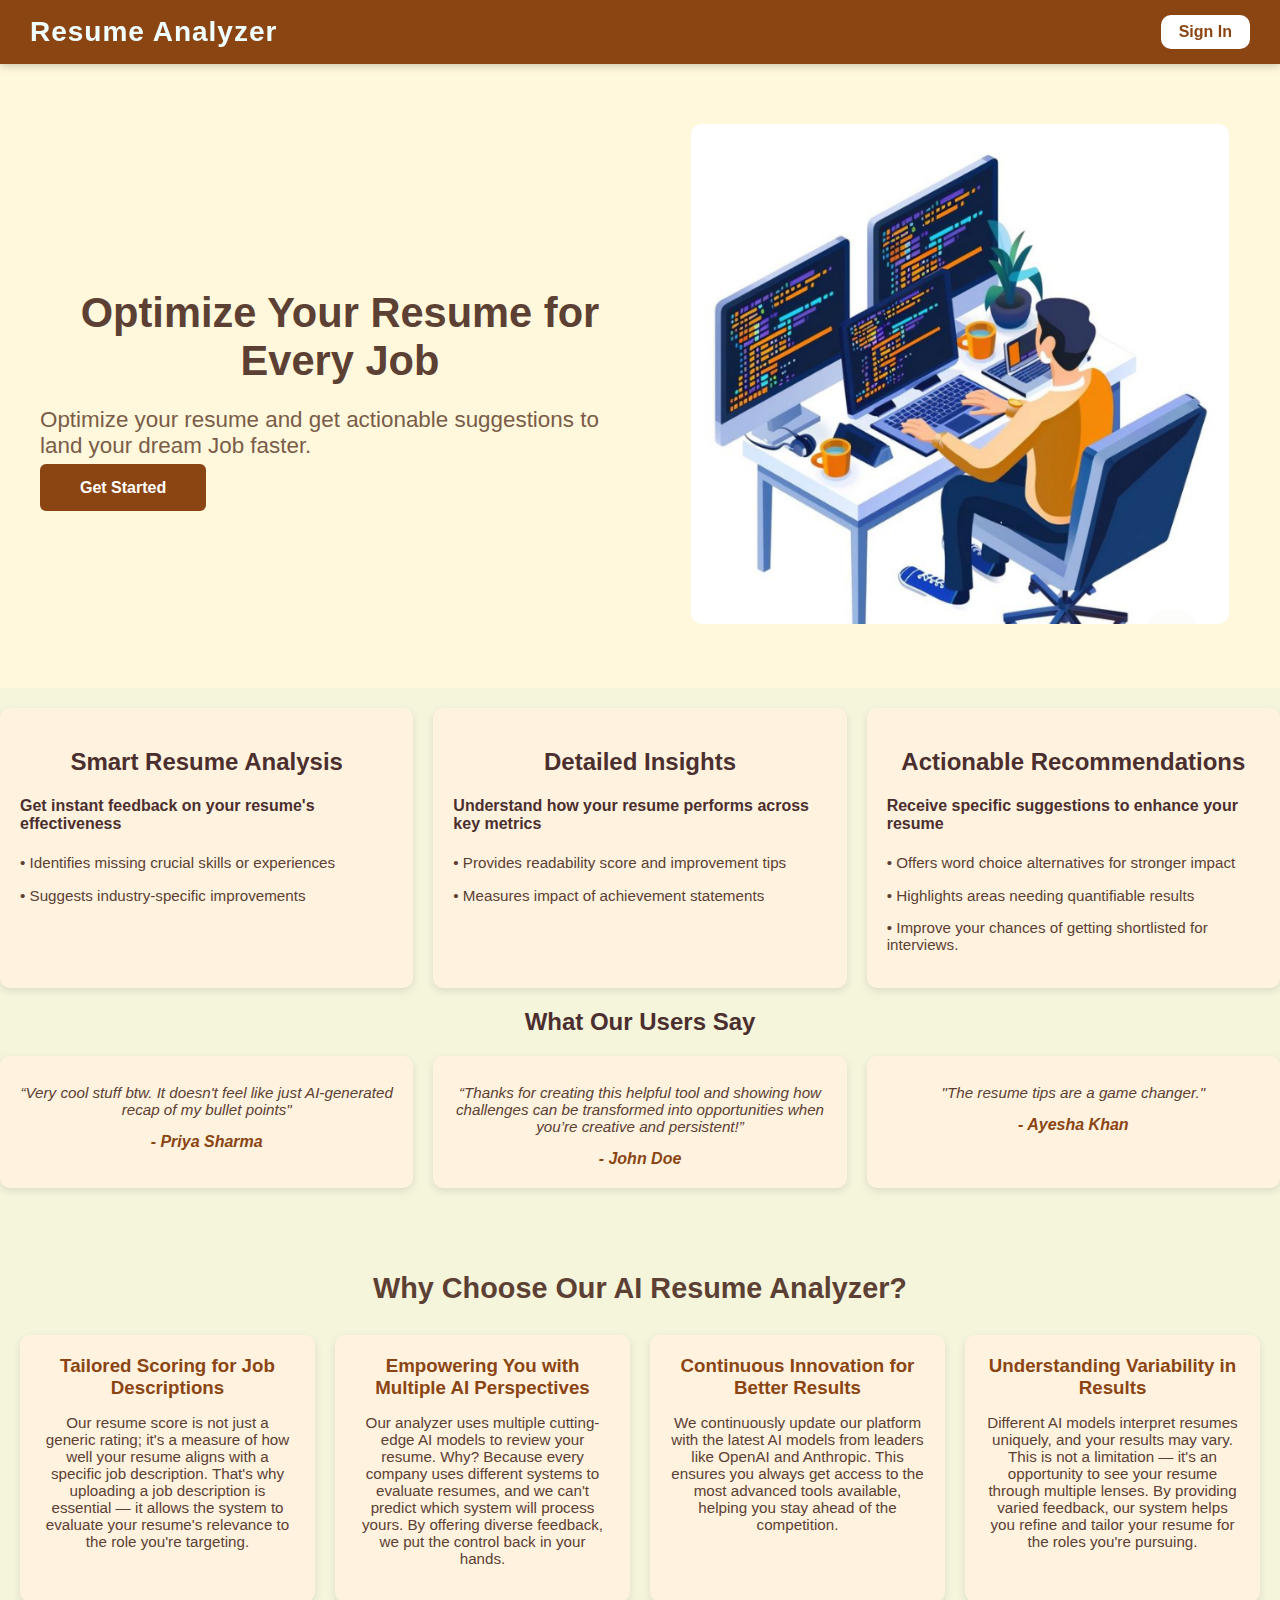
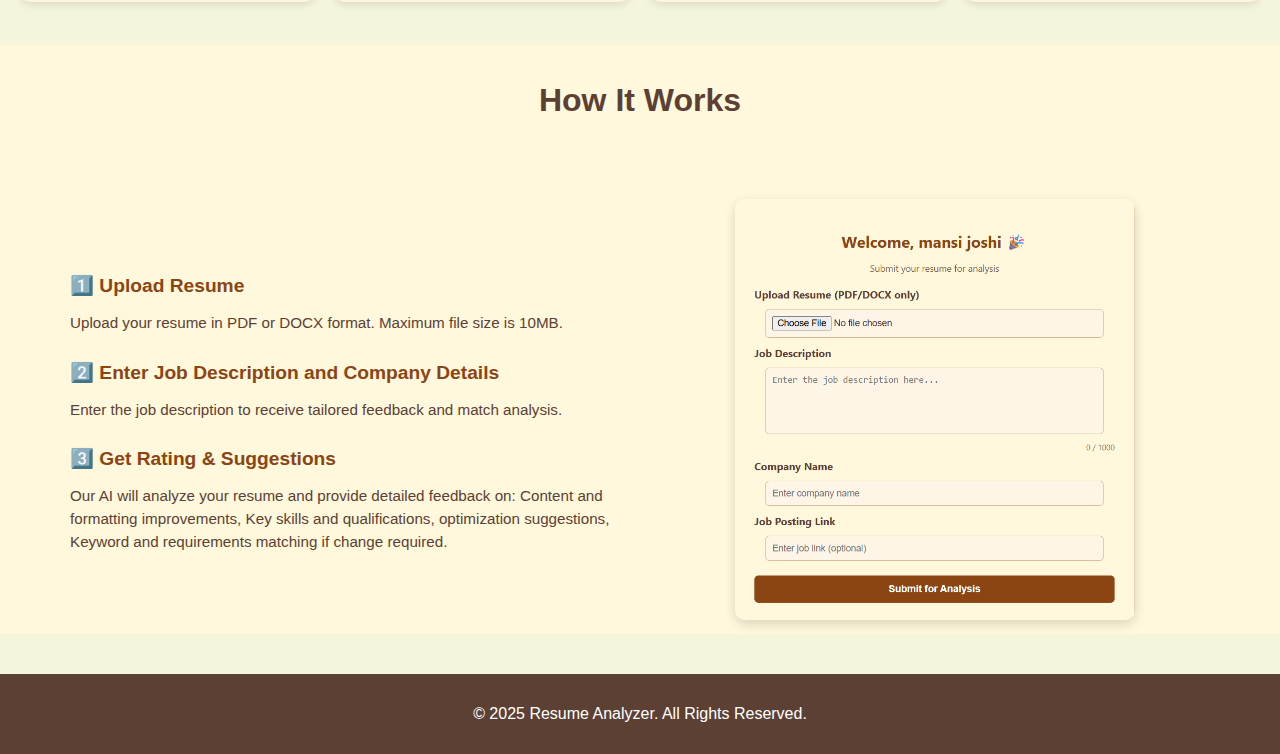
<file: index.html>
<!DOCTYPE html>
<html lang="en">
<head>
    <meta charset="UTF-8">
    <meta name="viewport" content="width=device-width, initial-scale=1.0">
    <title>Resume Analyzer</title>
    <link rel="stylesheet" href="style/style.css">
</head>
<body>
<!-- Navigation -->
<header>
    <nav class="navbar">
        <div class="logo"><h1>Resume Analyzer</h1></div>
        <div class="nav-links">
            <a href="Login.html" class="btn">Sign In</a>
        </div>
    </nav>
</header>

<!-- Hero Section -->
<main>
<section class="hero">
    <div class="hero-content">
        <h2>Optimize Your Resume for Every Job</h2>
        <p>Optimize your resume and get actionable suggestions to land your dream Job faster.</p>
        <a href="Login.html" class="btn large">Get Started</a>
    </div>
    <div class="hero-image">
        <img src="assets/image.png" alt="">
    </div>
</section>

<!-- Benefits Section -->
<section class="benefits">
    <div class="cards">
        <div class="card">
            <h2>Smart Resume Analysis</h2>
            <h4>Get instant feedback on your resume's effectiveness</h4>
            <p>• Identifies missing crucial skills or experiences</p>
            <p>• Suggests industry-specific improvements</p>
        </div>
        <div class="card">
            <h2>Detailed Insights</h2>
            <h4>Understand how your resume performs across key metrics</h4>
            <p>• Provides readability score and improvement tips</p>
            <p>• Measures impact of achievement statements</p>
        </div>
        <div class="card">
            <h2>Actionable Recommendations</h2>
            <h4>Receive specific suggestions to enhance your resume</h4>
            <p>• Offers word choice alternatives for stronger impact</p>
            <p>• Highlights areas needing quantifiable results</p>
            <p>• Improve your chances of getting shortlisted for interviews.</p>
        </div>
    </div>
</section>

<!-- Feedback Section -->
<section class="feedback">
    <h2>What Our Users Say</h2>
    <div class="cards">
        <div class="card">
            <p>“Very cool stuff btw. It doesn't feel like just AI-generated recap of my bullet points"</p>
            <span>- Priya Sharma</span>
        </div>
        <div class="card">
            <p>“Thanks for creating this helpful tool and showing how challenges can be transformed into opportunities when you’re creative and persistent!”</p>
            <span>- John Doe</span>
        </div>
        <div class="card">
            <p>"The resume tips are a game changer."</p>
            <span>- Ayesha Khan</span>
        </div>
    </div>
</section>

<!-- Why Choose Us -->
<section class="why-us section">
    <h2>Why Choose Our AI Resume Analyzer?</h2>
    <div class="cards">
        <div class="card">
            <h3>Tailored Scoring for Job Descriptions</h3>
            <p>Our resume score is not just a generic rating; it's a measure of how well your resume aligns with a specific job description. That's why uploading a job description is essential — it allows the system to evaluate your resume's relevance to the role you're targeting.</p>
        </div>
        <div class="card">
            <h3>Empowering You with Multiple AI Perspectives</h3>
            <p>Our analyzer uses multiple cutting-edge AI models to review your resume. Why? Because every company uses different systems to evaluate resumes, and we can't predict which system will process yours. By offering diverse feedback, we put the control back in your hands.</p>
        </div>
        <div class="card">
            <h3>Continuous Innovation for Better Results</h3>
            <p>We continuously update our platform with the latest AI models from leaders like OpenAI and Anthropic. This ensures you always get access to the most advanced tools available, helping you stay ahead of the competition.</p>
        </div>
        <div class="card">
            <h3>Understanding Variability in Results</h3>
            <p>Different AI models interpret resumes uniquely, and your results may vary. This is not a limitation — it's an opportunity to see your resume through multiple lenses. By providing varied feedback, our system helps you refine and tailor your resume for the roles you're pursuing.</p>
        </div>
    </div>
</section>

<!-- How It Works -->
<section class="Working section">
    <h2>How It Works</h2>
    <div class="steps">
        <div class="step">
            <h4>1️⃣ Upload Resume</h4>
            <p>Upload your resume in PDF or DOCX format. Maximum file size is 10MB.</p>
        </div>
        <div class="step">
            <h4>2️⃣ Enter Job Description and Company Details</h4>
            <p>Enter the job description to receive tailored feedback and match analysis.</p>
        </div>
        <div class="step">
            <h4>3️⃣ Get Rating & Suggestions</h4>
            <p>Our AI will analyze your resume and provide detailed feedback on: Content and formatting improvements, Key skills and qualifications, optimization suggestions, Keyword and requirements matching if change required.</p>
        </div>
    </div>
    <div class="how-image">
        <img src="assets/working.png" alt="">
    </div>
</section>
</main>

<!-- Footer -->
<footer>
    <p>© 2025 Resume Analyzer. All Rights Reserved.</p>
</footer>
</body>
</html>
</file>
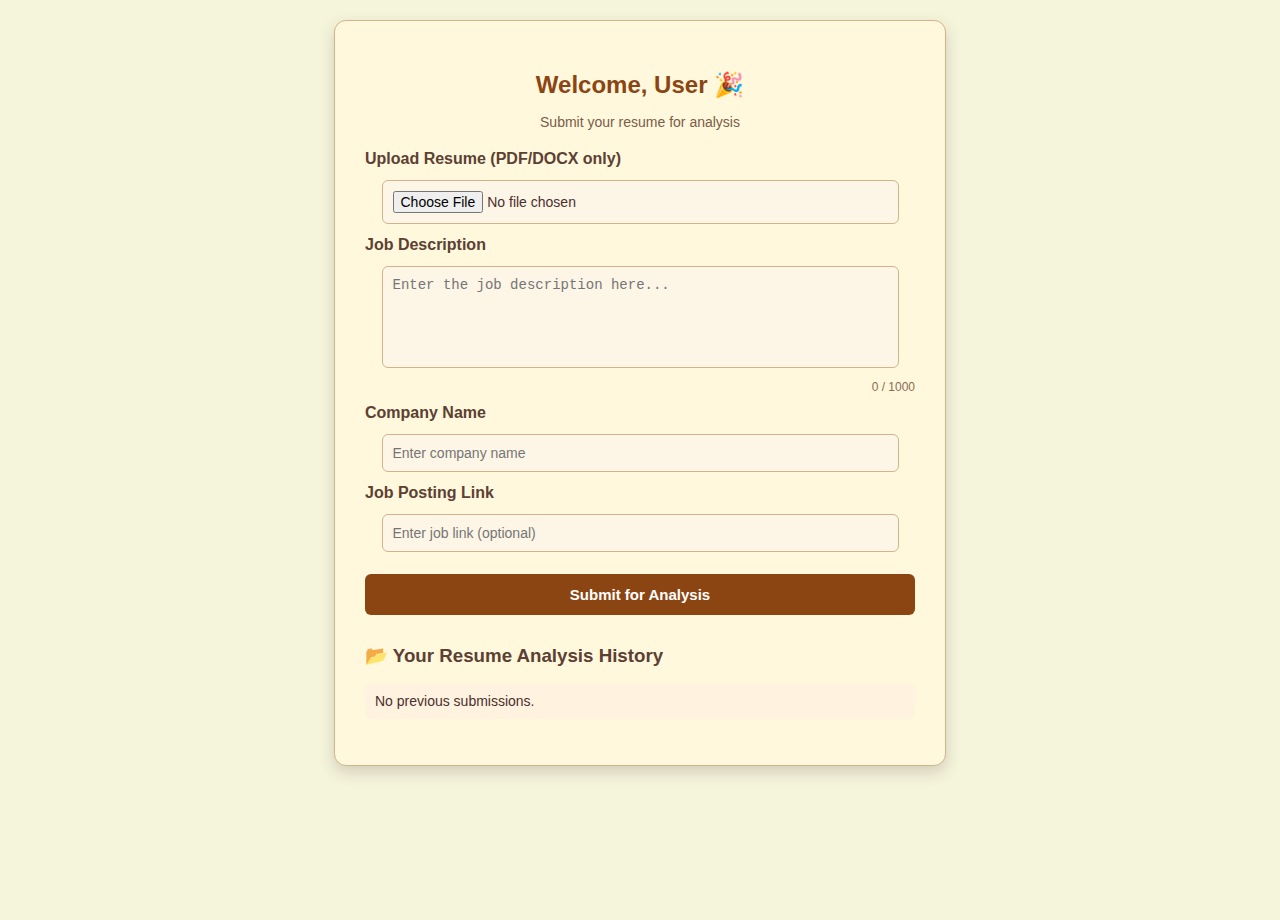
<file: dashboard.html>
<!DOCTYPE html>
<html lang="en">
<head>
    <meta charset="UTF-8">
    <title>User Dashboard</title>
    <link rel="stylesheet" href="style/style.css">
</head>
<body>
<div class="dashboard-container">
    <!-- Dynamic Welcome -->
    <h2 id="welcomeUser">Welcome!</h2>
    <p class="subtitle">Submit your resume for analysis</p>

    <!-- Resume Analyzer Form -->
    <form id="resumeForm" class="resume-form">
        <!-- Upload Resume -->
        <label for="resume">Upload Resume (PDF/DOCX only)</label>
        <input type="file" id="resume" accept=".pdf,.doc,.docx" required>

        <!-- Job Description -->
        <label for="jobDescription">Job Description</label>
        <textarea id="jobDescription" rows="5" maxlength="1000" placeholder="Enter the job description here..." required></textarea>
        <small id="charCount">0 / 1000</small>

        <!-- Company Name -->
        <label for="companyName">Company Name</label>
        <input type="text" id="companyName" placeholder="Enter company name" required>

        <!-- Job Link -->
        <label for="jobLink">Job Posting Link</label>
        <input type="url" id="jobLink" placeholder="Enter job link (optional)">

        <!-- Submit -->
        <button type="submit">Submit for Analysis</button>
    </form>
    <p id="dashboardMessage" class="message"></p>

    <!-- Resume History -->
    <div class="history-section">
        <h3>📂 Your Resume Analysis History</h3>
        <ul id="historyList">
            <li>No previous submissions.</li>
        </ul>
    </div>
</div>

<script src="script/script.js"></script>
</body>
</html>
</file>
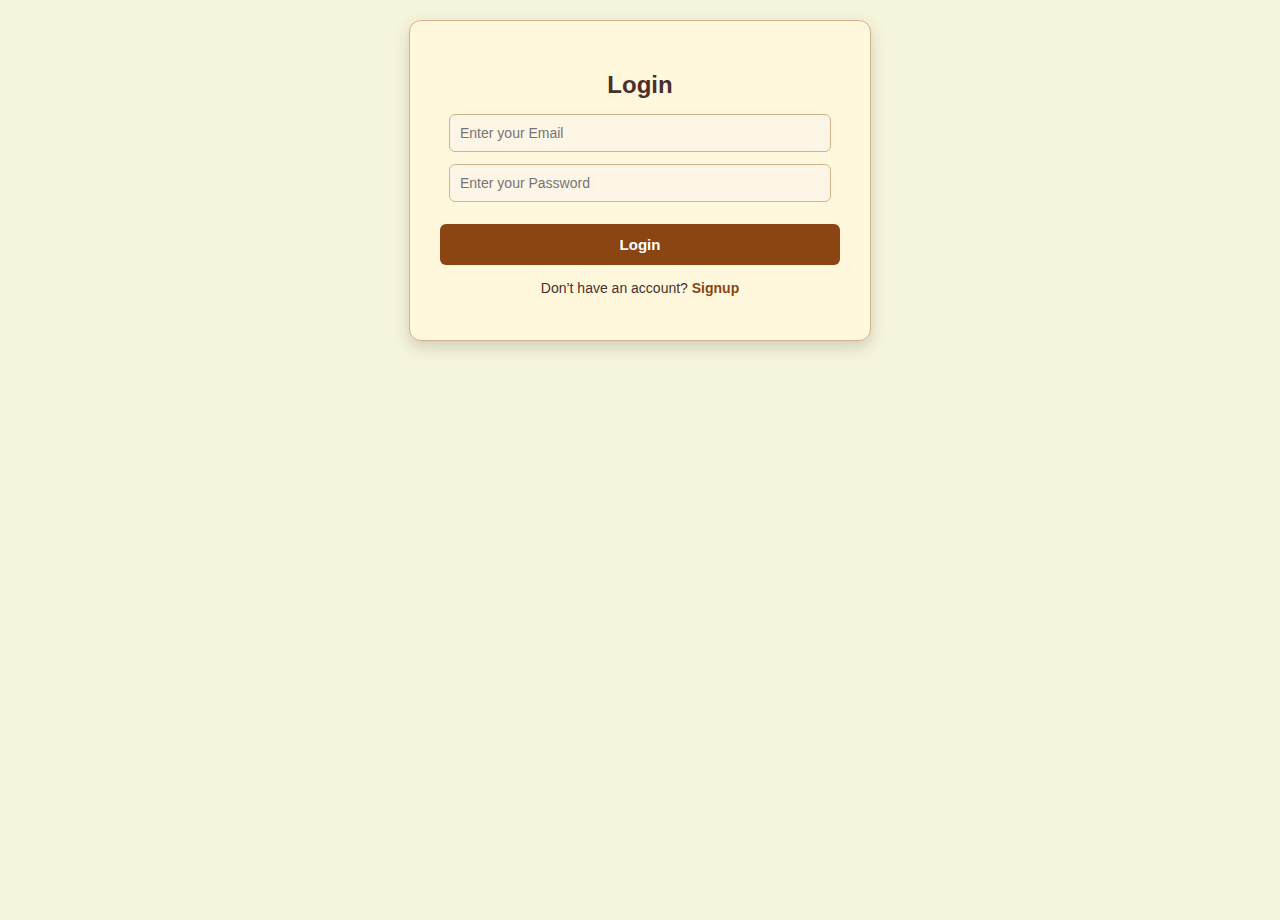
<file: Login.html>
<!DOCTYPE html>
<html lang="en">
<head>
    <meta charset="UTF-8">
    <meta name="viewport" content="width=device-width, initial-scale=1.0">
    <title>Resume Analyzer - Login</title>
    <link rel="stylesheet" href="style/style.css">
</head>
<body>
<div class="container">
    <h2>Login</h2>
    <form id="loginForm">
        <input type="email" id="email" placeholder="Enter your Email" required>

        <input type="password"
               id="password"
               placeholder="Enter your Password"
               required
               pattern="^(?=.*[a-z])(?=.*[A-Z])(?=.*\d)(?=.*[@$!%*?&])[A-Za-z\d@$!%*?&]{8,}$"
               title="Password must be at least 8 characters long, include uppercase, lowercase, a number, and a special character.">

        <button type="submit">Login</button>
    </form>

    <!-- ✅ Only one loginMessage element -->
    <p id="loginMessage" class="message"></p>
    <p>Don’t have an account? <a href="signup.html">Signup</a></p>
</div>

<script src="script/script.js"></script>
</body>
</html>
</file>
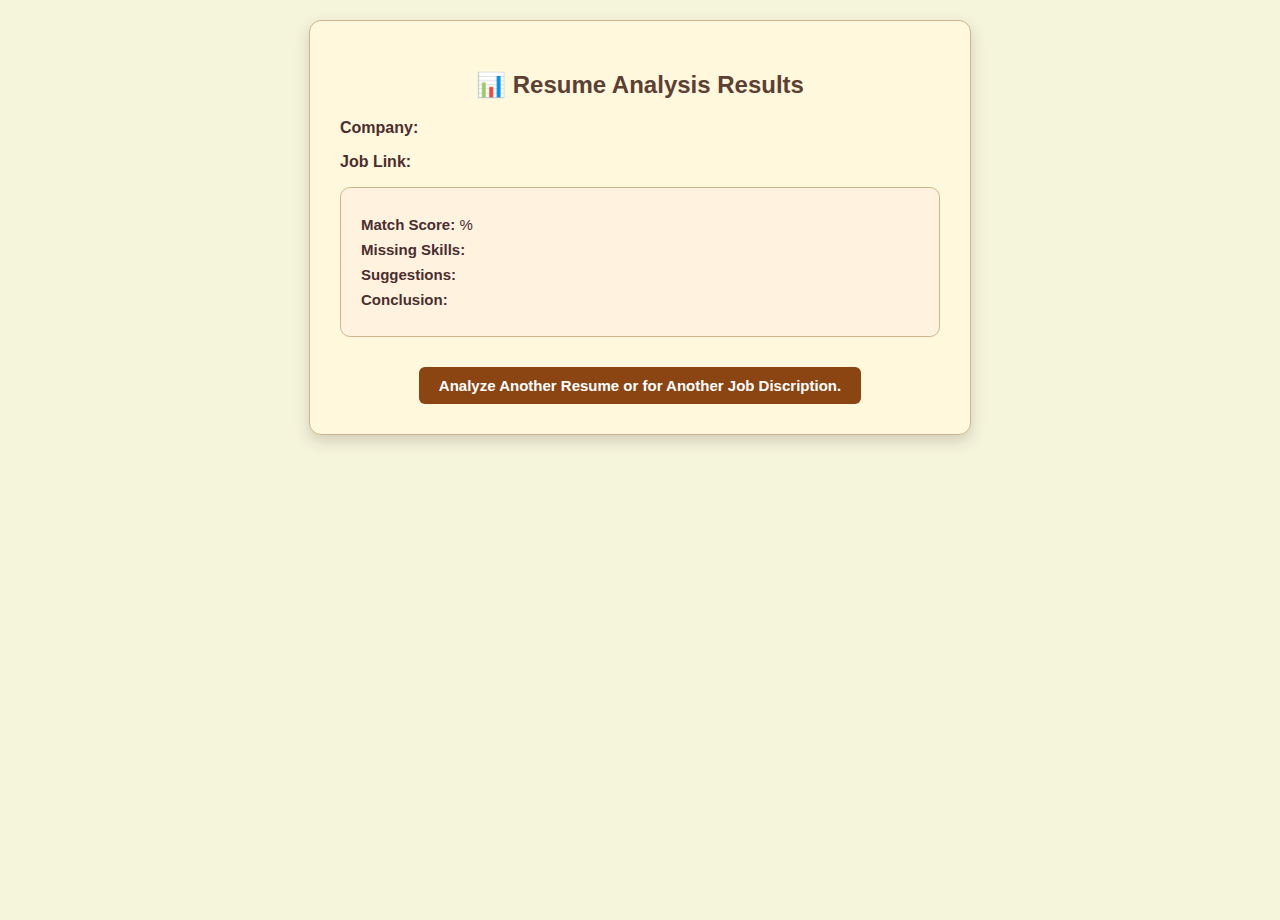
<file: Result.html>
<!DOCTYPE html>
<html lang="en">
<head>
    <meta charset="UTF-8">
    <title>Resume Analysis Results</title>
    <link rel="stylesheet" href="style/style.css">
</head>
<body>
<div class="results-container">
    <h2>📊 Resume Analysis Results</h2>

    <!-- Company + Job Info -->
    <p><strong>Company:</strong> <span id="companyName"></span></p>
    <p><strong>Job Link:</strong> <a id="jobLink" href="#" target="_blank"></a></p>

    <!-- Analysis Results -->
    <div class="analysis-box">
        <p><strong>Match Score:</strong> <span id="score"></span>%</p>
        <p><strong>Missing Skills:</strong> <span id="missingSkills"></span></p>
        <p><strong>Suggestions:</strong></p>
        <p id="suggestions"></p>
        <p><strong>Conclusion:</strong></p>
        <p id="conclusion"></p>
    </div>

    <!-- Navigation -->
    <div class="result-actions">
        <button onclick="window.location.href='dashboard.html'">Analyze Another Resume or for Another Job Discription.</button>
    </div>
</div>
</body>
</html>
</file>
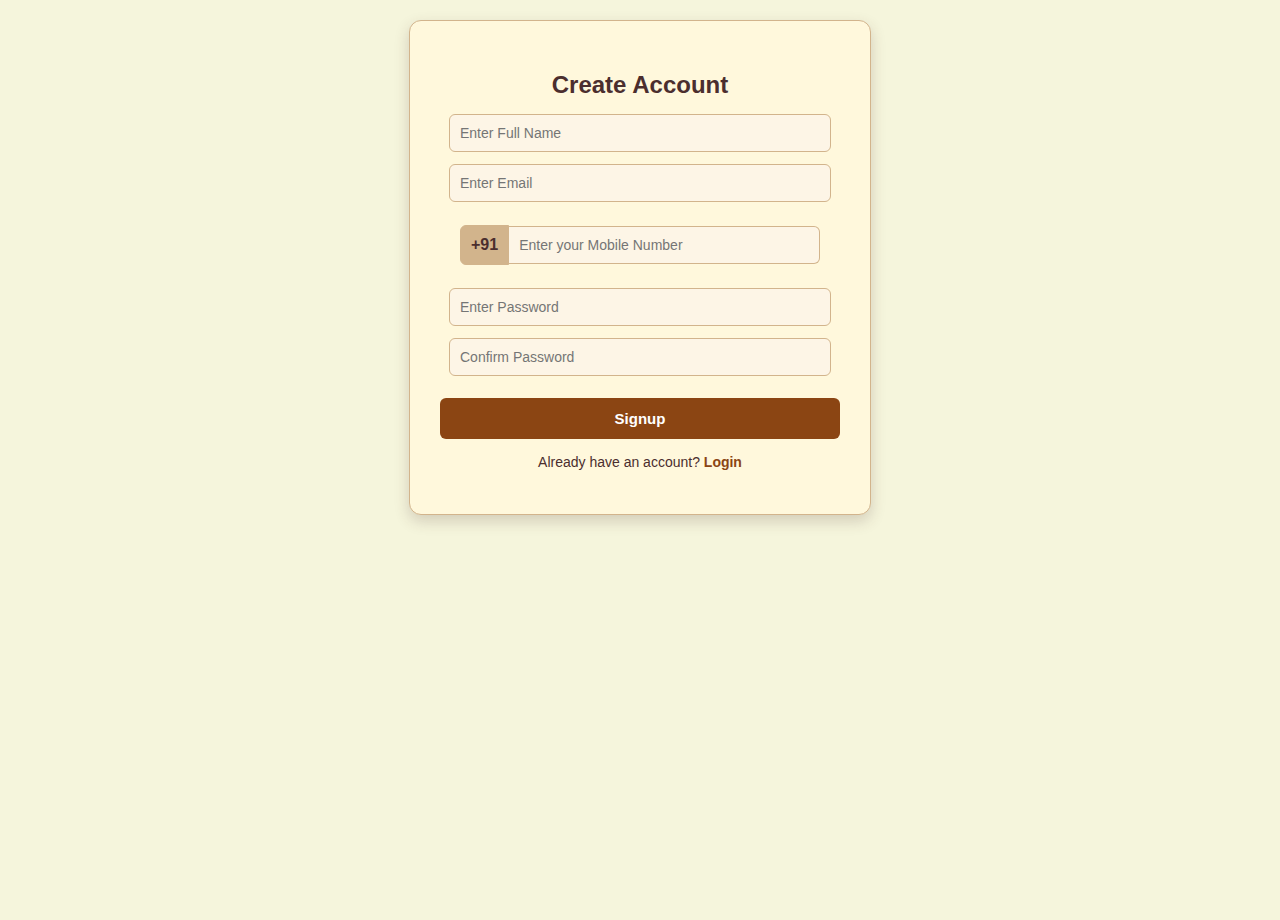
<file: signup.html>
<!DOCTYPE html>
<html lang="en">
<head>
    <meta charset="UTF-8">
    <title>Signup</title>
    <link rel="stylesheet" href="style/style.css">
</head>
<body>
<div class="signup-container">
    <h2>Create Account</h2>
    <form id="signupForm">
        <!-- Full Name -->
        <input type="text" id="fullname" placeholder="Enter Full Name" required pattern="^[A-Za-z]+ [A-Za-z]+$" title="Please enter your full name">

        <!-- Email -->
        <input type="email" id="email" placeholder="Enter Email" required>

        <!-- Mobile Number -->
        <div class="mobile-field">
            <span class="prefix">+91</span>
            <input type="tel" id="mobile"
                    placeholder="Enter your Mobile Number" required pattern="^[6-9][0-9]{9}$" title="Enter a valid mobile number">
        </div>

        <!-- Password -->
        <input type="password" id="password" placeholder="Enter Password" required pattern="^(?=.*[a-z])(?=.*[A-Z])(?=.*\d)(?=.*[^A-Za-z\d]).{8,}$" title="Password must be at least 8 characters long, include uppercase, lowercase, a number, and a special character.">

        <!-- Confirm Password -->
        <input type="password" id="confirmPassword" placeholder="Confirm Password" required>

        <!-- Signup Button -->
        <button type="submit">Signup</button>
        <p id="signupMessage" class="message"></p>
    </form>
    <p>Already have an account? <a href="Login.html">Login</a></p>
</div>

<script src="script/script.js"></script>
</body>
</file>
<file: style/style.css>
/* ================= GLOBAL ================= */
body {
    font-family: 'Segoe UI', Tahoma, Geneva, Verdana, sans-serif;
    background: #f5f5dc; /* beige */
    color: #4b2e2e; /* dark brown */
    margin: 0;
    min-height: 100vh;
}

/* Reusable containers */
.container,
.signup-container,
.dashboard-container,
.results-container {
    background: #fff8dc;
    padding: 30px;
    border-radius: 12px;
    width: 400px;
    text-align: center;
    box-shadow: 0 6px 15px rgba(75, 46, 46, 0.2);
    border: 1px solid #d2b48c;
    margin: 20px auto;
}

/* Headings */
h1, h2, h3 {
    margin-bottom: 15px;
    color: #4b2e2e;
    font-weight: bold;
    text-align: center;
}

/* Inputs */
input,
textarea {
    display: block;
    width: 90%;
    margin: 12px auto;
    padding: 10px;
    border: 1px solid #d2b48c;
    border-radius: 6px;
    background: #fdf5e6;
    font-size: 14px;
    color: #4b2e2e;
}

input:focus,
textarea:focus {
    outline: none;
    border: 1px solid #8b4513;
    box-shadow: 0 0 5px rgba(139, 69, 19, 0.3);
}

/* Buttons */
button {
    background: #8b4513;
    color: white;
    border: none;
    padding: 12px;
    width: 100%;
    border-radius: 6px;
    cursor: pointer;
    font-size: 15px;
    font-weight: bold;
    margin-top: 10px;
    transition: 0.3s;
}

button:hover {
    background: #a0522d;
}

/* Links */
a {
    color: #8b4513;
    text-decoration: none;
    font-weight: bold;
}

a:hover {
    text-decoration: underline;
}

/* ================ LOGIN & SIGNUP ================ */
.container p,
.signup-container p {
    margin-top: 15px;
    font-size: 14px;
    color: #4b2e2e;
}

/* Signup: mobile field */
.signup-container .mobile-field {
    display: flex;
    align-items: center;
    margin: 10px auto;
    width: 90%;
}

.signup-container .prefix {
    background: #d2b48c;
    padding: 10px;
    border-radius: 6px 0 0 6px;
    color: #4b2e2e;
    font-weight: bold;
    border: 1px solid #d2b48c;
}

.signup-container input[type="tel"] {
    border-radius: 0 6px 6px 0;
    border-left: none;
    flex: 1;
}

/* ================ DASHBOARD ================ */
.dashboard-container {
    width: 550px;
    text-align: left;
}

.dashboard-container h2 {
    color: #8b4513;
}

.subtitle {
    text-align: center;
    margin-bottom: 20px;
    color: #7a5c48;
    font-size: 14px;
}

.resume-form label {
    font-weight: bold;
    color: #5c4033;
    margin-top: 10px;
    display: block;
}

.resume-form textarea {
    resize: none;
}

.resume-form small {
    display: block;
    text-align: right;
    font-size: 12px;
    color: #8b6b55;
}

.history-section {
    margin-top: 30px;
}

.history-section h3 {
    color: #5c4033;
    margin-bottom: 10px;
    text-align: left;
}

.history-section ul {
    list-style-type: none;
    padding: 0;
}

.history-section li {
    background: #fff3e0;
    padding: 10px;
    margin: 5px 0;
    border-radius: 6px;
    font-size: 14px;
}

/* ================ RESULTS PAGE ================ */
.results-container {
    width: 600px;
    text-align: left;
    padding: 30px;
}

.results-container h2 {
    text-align: center;
    color: #5c4033;
    margin-bottom: 20px;
}

.analysis-box {
    background: #fff3e0;
    padding: 20px;
    border-radius: 10px;
    border: 1px solid #d2b48c;
    margin-top: 15px;
}

.analysis-box p {
    margin: 8px 0;
    font-size: 15px;
}

.result-actions {
    text-align: center;
    margin-top: 20px;
}

.result-actions button {
    width: auto;
    padding: 10px 20px;
}

/* ================ MESSAGES (Success/Error) ================ */
.message {
    font-size: 0.95rem;
    margin-top: 10px;
    padding: 10px 15px;
    border-radius: 8px;
    display: none;
    text-align: center;
}

.message.error {
    display: block;
    background-color: #fde8e8;
    color: #b71c1c;
    border: 1px solid #f5b5b5;
}

.message.success {
    display: block;
    background-color: #e6f9ed;
    color: #256029;
    border: 1px solid #a3e6b1;
}

/* ================ LANDING PAGE (index.html) ================ */
/* ================= HEADER ================= */
/* ================= HEADER ================= */
.navbar {
    background: #8b4513;
    color: white;
    padding: 15px 30px;
    display: flex;
    justify-content: space-between;
    align-items: center;
    position: sticky;
    top: 0;
    z-index: 1000;
    box-shadow: 0 2px 8px rgba(0,0,0,0.2);
}

/* Logo (Left Side) */
.navbar .logo h1 {
    font-size: 28px;   /* Bigger, bolder text */
    font-weight: 800;
    margin: 0;
    letter-spacing: 1px;
    color: azure;
}

/* Navigation (Right Side) */
.navbar .nav-links {
    display: flex;
    align-items: center;
}

/* Sign In Button */
.navbar .btn {
    background: white;
    color: #8b4513;
    padding: 8px 18px;
    border-radius: 10px;
    font-weight: bold;
    text-decoration: none;
    transition: 0.3s;
}

.navbar .btn:hover {
    background: #f5f5dc;
    color: #5c2c0c;
}

/* ================= HERO ================= */
.hero {
    display: flex;
    flex-wrap: wrap;
    justify-content: space-between;
    align-items: center;
    padding: 60px 20px;
    background: #fff8dc;
}

.hero-content {
    flex: 1;
    padding: 20px;
    text-align: left;
}

.hero-content h2 {
    font-size: 2.6rem;
    margin-bottom: 15px;
    color: #5c4033;
}

.hero-content p {
    font-size: 1.4rem;
    margin-bottom: 20px;
    color: #7a5c48;

}

.hero-content .btn {
    background: #8b4513;
    color: white;
    padding: 15px 40px;
    border-radius: 6px;
    text-decoration: none;
    font-weight: bold;
    transition: 0.3s;
}

.hero-content .btn:hover {
    background: #a0522d;
}

.hero-image {
    flex: 1;
    text-align: center;
}

.hero-image img {
    max-width: 100%;
    height: 500px;
    border-radius: 10px;
}

/* ================= SECTIONS ================= */
.section {
    padding: 60px 20px;
    text-align: center;
}

.section h2 {
    margin-bottom: 30px;
    font-size: 1.8rem;
    color: #5c4033;
}

/* ================= CARDS ================= */
.cards {
    display: grid;
    grid-template-columns: repeat(auto-fit, minmax(280px, 1fr));
    gap: 20px;
    margin-top: 20px;
}

.card {
    background: #fff3e0;
    padding: 20px;
    border-radius: 10px;
    box-shadow: 0 3px 8px rgba(0,0,0,0.1);
    text-align: left;
}

.card h3 {
    margin-top: 0;
    color: #8b4513;
}

.card p {
    color: #5c4033;
    font-size: 0.95rem;
    margin-top: 8px;
}

/* ================= FEEDBACK / TESTIMONIALS ================= */
.feedback .card {
    text-align: center;
    font-style: italic;
}

.feedback .card span {
    display: block;
    margin-top: 10px;
    font-weight: bold;
    color: #8b4513;
}

/* ================= why-us ================= */
.why-us .cards {
    text-align: center;
    height: 250px;
}

.why-us .card {
    display: block;
    text-align: center;
}

/* ================= HOW IT WORKS ================= */
.Working {
    display: flex;
    flex-wrap: wrap;
    align-items: center;
    justify-content: center;
    gap: 40px;
    padding: 10px 70px;
    background: #fff8dc;

}

.Working h2 {
    width: 100%;
    text-align: center;
    margin-bottom: 40px;
    color: #5c4033;
    font-size: 2rem;
}

.how-image {
    flex: 1;
    text-align: center;
}

.how-image img {
    max-width: 400px;
    width: 180%;
    border-radius: 10px;
    box-shadow: 0 4px 12px rgba(0,0,0,0.15);
}

.steps {
    flex: 1;
    text-align: left;
    max-width: 1000px;
}

.steps h4 {
    margin-bottom: 8px;
    color: #8b4513;
    font-size: 1.2rem;
}

.steps p {
    margin-bottom: 20px;
    font-size: 0.95rem;
    color: #5c4033;
    line-height: 1.5;
}

/* ================= FOOTER ================= */
footer {
    background: #5c4033;
    color: white;
    text-align: center;
    padding: 15px 10px;
    margin-top: 40px;
}

/* ================= RESPONSIVE ================= */
@media (max-width: 768px) {
    .hero {
        flex-direction: column;
        text-align: center;
    }

    .hero-content {
        text-align: center;
    }

    .hero-image {
        margin-top: 20px;
    }

    .Working {
        flex-direction: column;
    }
    .steps {
        text-align: center;
    }
}
</file>
